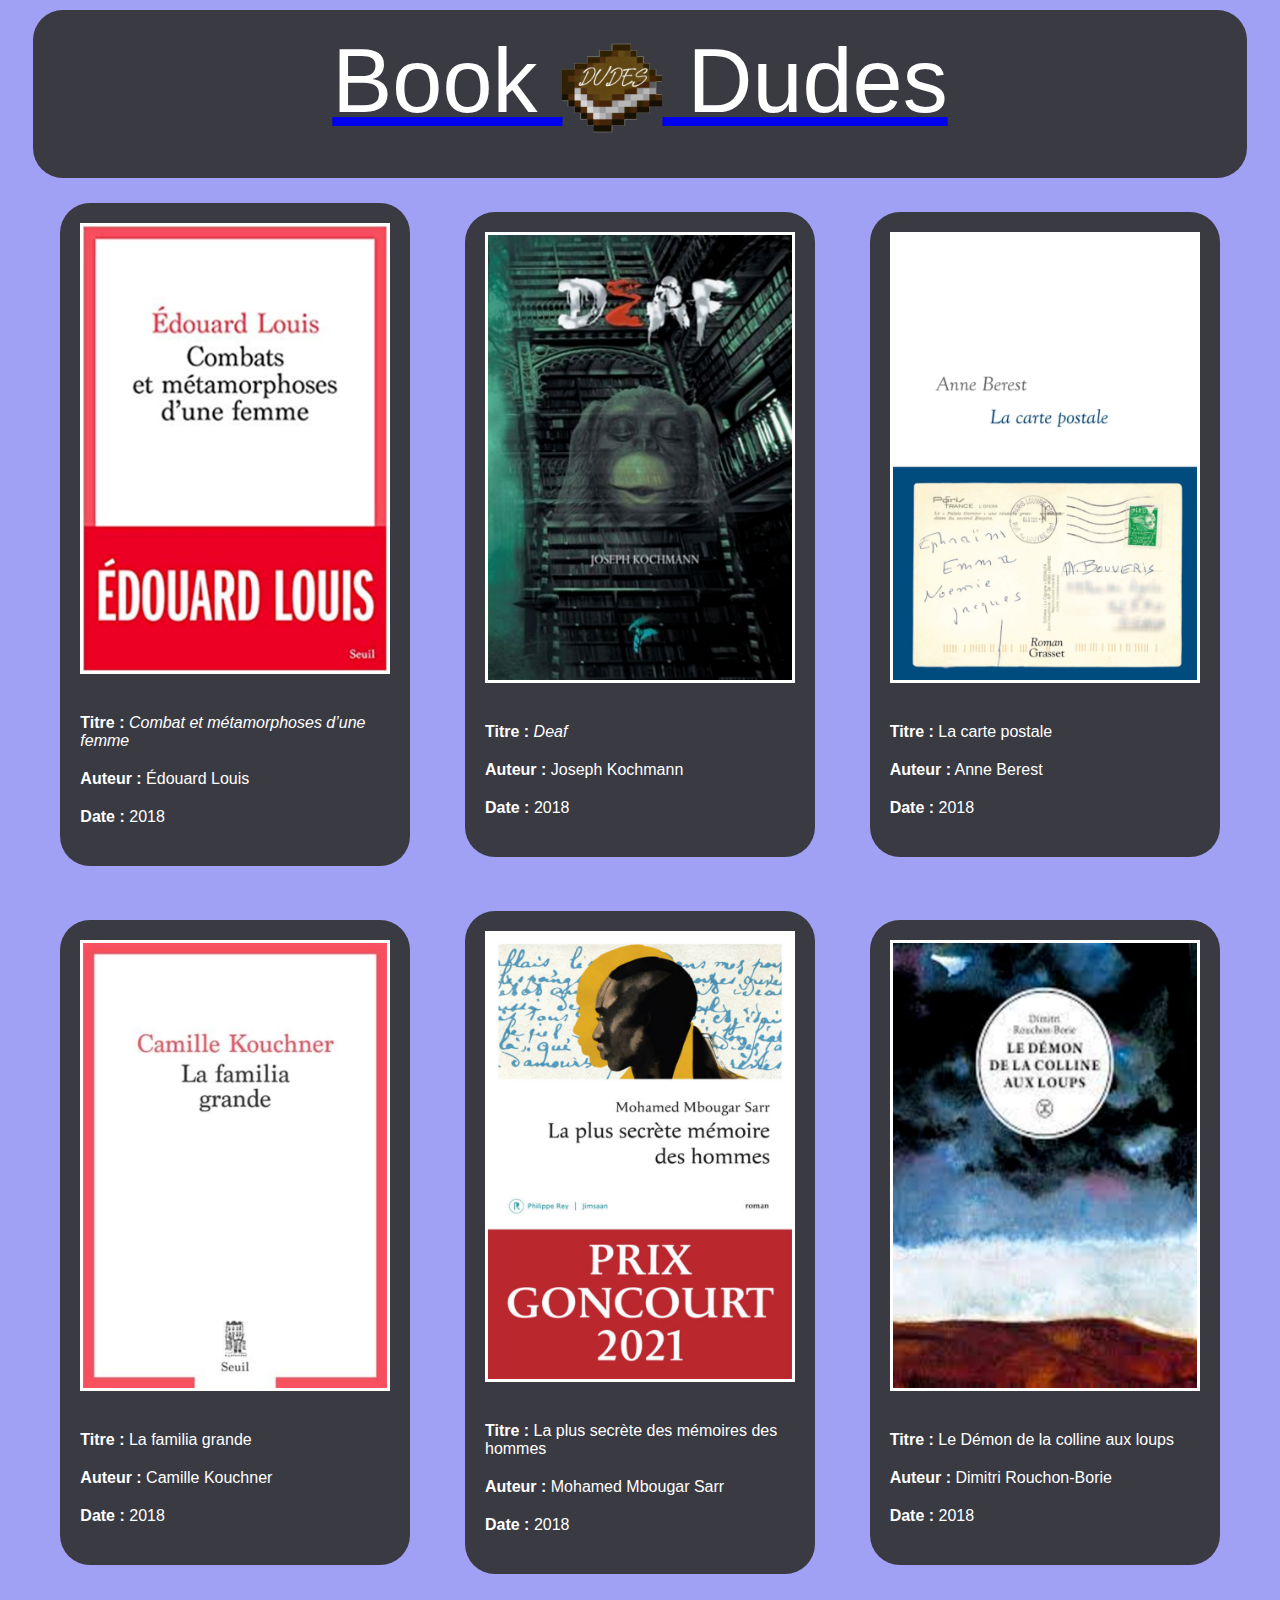
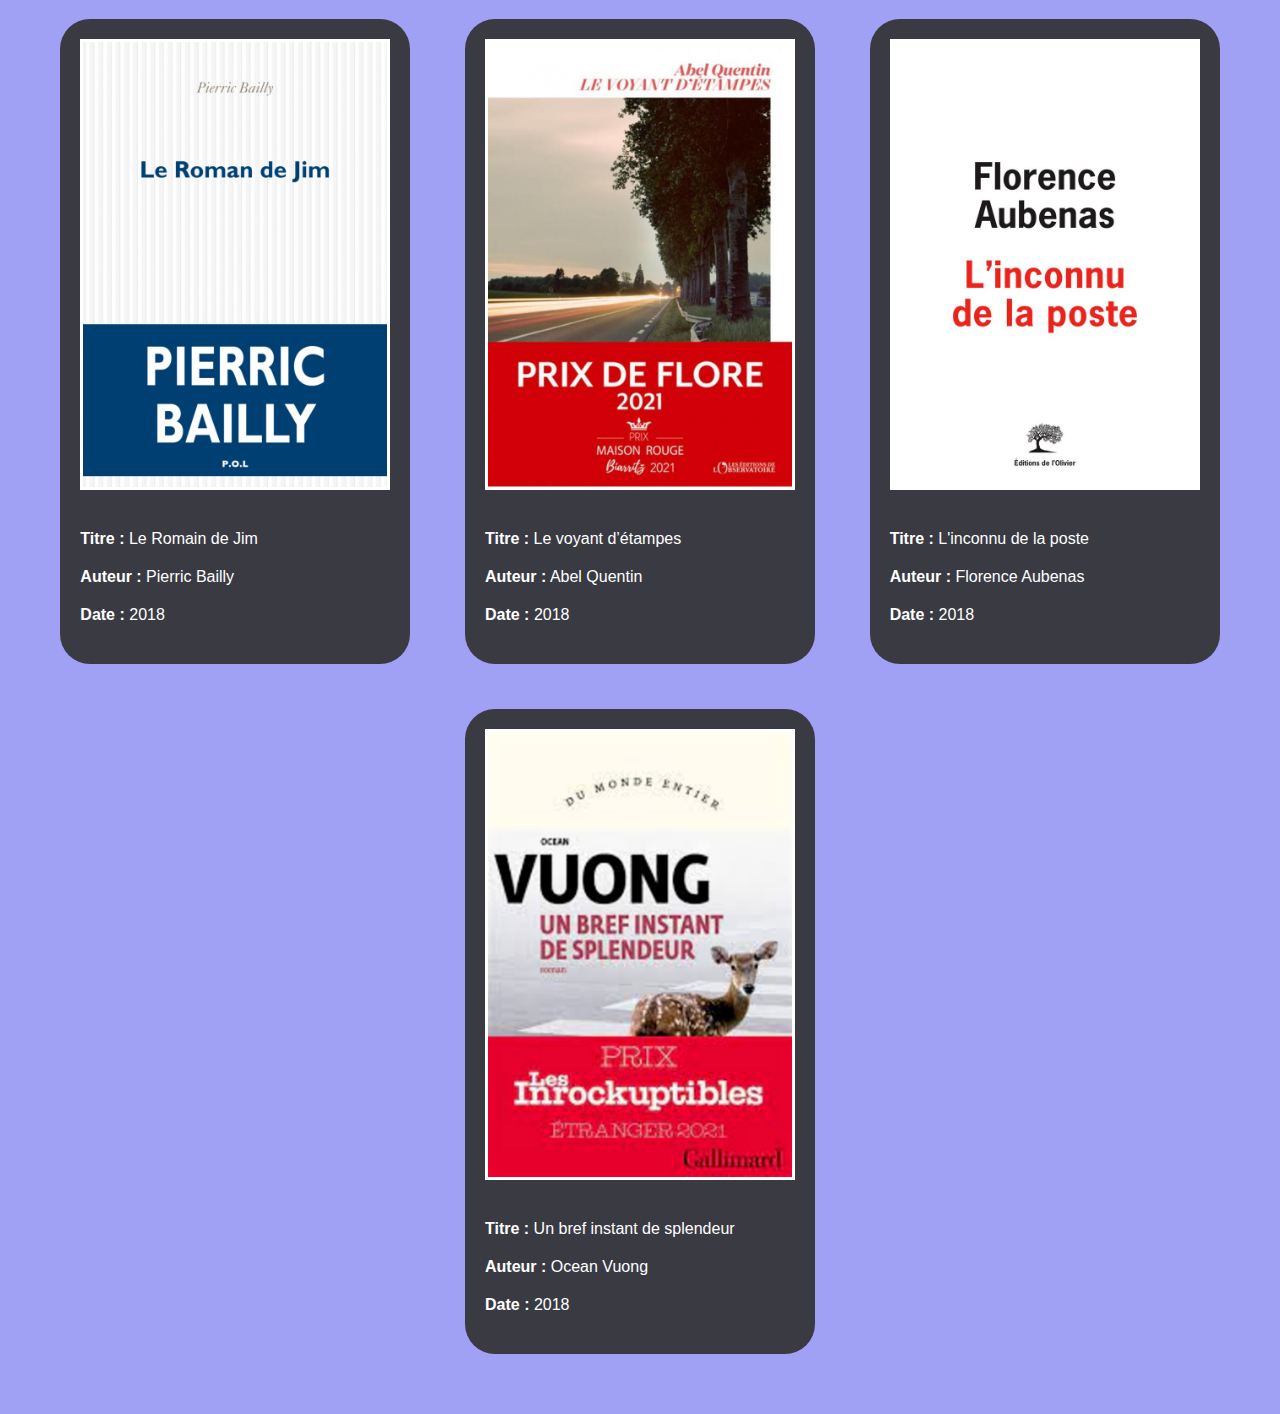
<file: index.html>
<!DOCTYPE html>
<html lang="en">
<head>
    <meta charset="UTF-8">
    <meta http-equiv="X-UA-Compatible" content="IE=edge">
    <meta name="viewport" content="width=device-width, initial-scale=1.0">
    <link rel="stylesheet" href="style/style.css">
    <title>Book Dudes</title>
</head>

<body>
    <div class="container">
        <header class="navbar">
            <div class="logo">
                <a href="index.html"><p>Book <img src="img/logo_biblio.png" alt="Book Dudes"> Dudes</p></a>
            </div>
        </header>

        <div class="row">
            <div class="col-2">
                <a href="livre/9782021312546.html"><img src="img/9782021312546.png" alt=""></a>
                <p><strong>Titre :</strong> <em>Combat et métamorphoses d’une femme</em></p>
                <p><strong>Auteur :</strong> Édouard Louis</p>
                <p><strong>Date :</strong> 2018</p>
            </div>
            <div class="col-2">
                <a href="livre/9782381310879.html"><img src="img/9782381310879.png" alt=""></a>
                <p><strong>Titre :</strong> <em>Deaf</em></p>
                <p><strong>Auteur :</strong> Joseph Kochmann</p>
                <p><strong>Date :</strong> 2018</p>
            </div>
            <div class="col-2">
                <a href="livre/9782246820499.html"><img src="img/9782246820499.png" alt=""></a>
                <p><strong>Titre :</strong> La carte postale</p>
                <p><strong>Auteur :</strong> Anne Berest</p>
                <p><strong>Date :</strong> 2018</p>
            </div>
            <div class="col-2">
                <a href="livre/9782021472660.html"><img src="img/9782021472660.png" alt=""></a>
                <p><strong>Titre :</strong> La familia grande</p>
                <p><strong>Auteur :</strong> Camille Kouchner</p>
                <p><strong>Date :</strong> 2018</p>
            </div>
            <div class="col-2">
                <a href="livre/9782848768861.html"><img src="img/9782848768861.png" alt=""></a>
                <p><strong>Titre :</strong> La plus secrète des mémoires des hommes</p>
                <p><strong>Auteur :</strong> Mohamed Mbougar Sarr</p>
                <p><strong>Date :</strong> 2018</p>
            </div>
            <div class="col-2">
                <a href="livre/9782370552570.html"><img src="img/9782370552570.png" alt=""></a>
                <p><strong>Titre :</strong> Le Démon de la colline aux loups</p>
                <p><strong>Auteur :</strong> Dimitri Rouchon-Borie</p>
                <p><strong>Date :</strong> 2018</p>
            </div>
            <div class="col-2">
                <a href="livre/9782818052396.html"><img src="img/9782818052396.png" alt=""></a>
                <p><strong>Titre :</strong> Le Romain de Jim</p>
                <p><strong>Auteur :</strong> Pierric Bailly</p>
                <p><strong>Date :</strong> 2018</p>
            </div>
            <div class="col-2">
                <a href="livre/9791032909294.html"><img src="img/9791032909294.jpg" alt=""></a>
                <p><strong>Titre :</strong> Le voyant d’étampes</p>
                <p><strong>Auteur :</strong> Abel Quentin</p>
                <p><strong>Date :</strong> 2018</p>
            </div>
            <div class="col-2">
                <a href="livre/9782823609851.html"><img src="img/9782823609851.png" alt=""></a>
                <p><strong>Titre :</strong> L'inconnu de la poste</p>
                <p><strong>Auteur :</strong> Florence Aubenas</p>
                <p><strong>Date :</strong> 2018</p>
            </div>
            <div class="col-2">
                <a href="livre/9782072835964.html"><img src="img/9782072835964.png" alt=""></a>
                <p><strong>Titre :</strong> Un bref instant de splendeur</p>
                <p><strong>Auteur :</strong> Ocean Vuong</p>
                <p><strong>Date :</strong> 2018</p>
            </div>
        </div>
    </div>
</body>
</html>
</file>
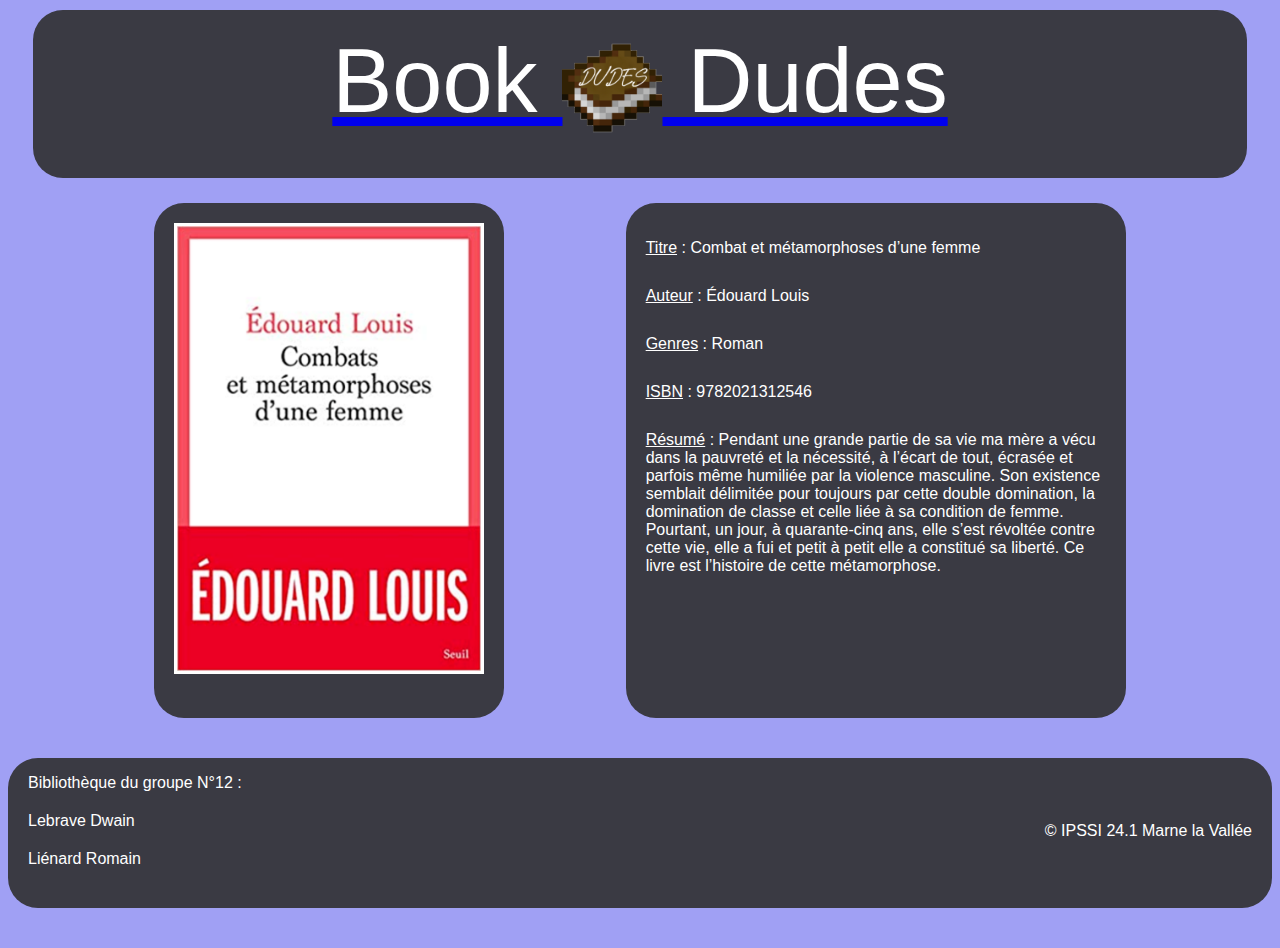
<file: livre/9782021312546.html>
<!DOCTYPE html>
<html lang="en">
<head>
    <meta charset="UTF-8">
    <meta http-equiv="X-UA-Compatible" content="IE=edge">
    <meta name="viewport" content="width=device-width, initial-scale=1.0">
    <link rel="stylesheet" href="../style/style.css">
    <title>Combat et métamorphoses d’une femme</title>
</head>
<body>
    <div class="container">
        <header class="navbar">
            <div class="logo">
                <a href="../index.html"><p>Book <img src="../img/logo_biblio.png" alt="Book Dudes"> Dudes</p></a>
            </div>
        </header>

        <div class="row-2">
            <div class="col-2">
                <img src="../img/9782021312546.png" alt="">
            </div>
            <div class="col-3">
                <p> <u>Titre</u> : Combat et métamorphoses d’une femme</p>
                <p> <u>Auteur</u> : Édouard Louis</p>
                <p> <u>Genres</u> : Roman</p>
                <p> <u>ISBN</u> : 9782021312546</p>

                <p> <u>Résumé</u> : Pendant une grande partie de sa vie ma mère a vécu dans la pauvreté et la nécessité, 
                                    à l’écart de tout, écrasée et parfois même humiliée par la violence masculine. 
                                    Son existence semblait délimitée pour toujours par cette double domination, 
                                    la domination de classe et celle liée à sa condition de femme. Pourtant, un jour, 
                                    à quarante-cinq ans, elle s’est révoltée contre cette vie, elle a fui et petit à petit 
                                    elle a constitué sa liberté. Ce livre est l’histoire de cette métamorphose.
                </p>
            </div>
        </div>
    </div>

    <footer class="footer">
        <div class="footer-content">
            <p>Bibliothèque du groupe N°12 :</p>
            <p>Lebrave Dwain</p>
            <p>Liénard Romain</p>
        </div>
        <div class="footer-cgu">
            <p>&copy; IPSSI 24.1 Marne la Vallée</p>
        </div>
    </footer>
</body>
</html>
</file>
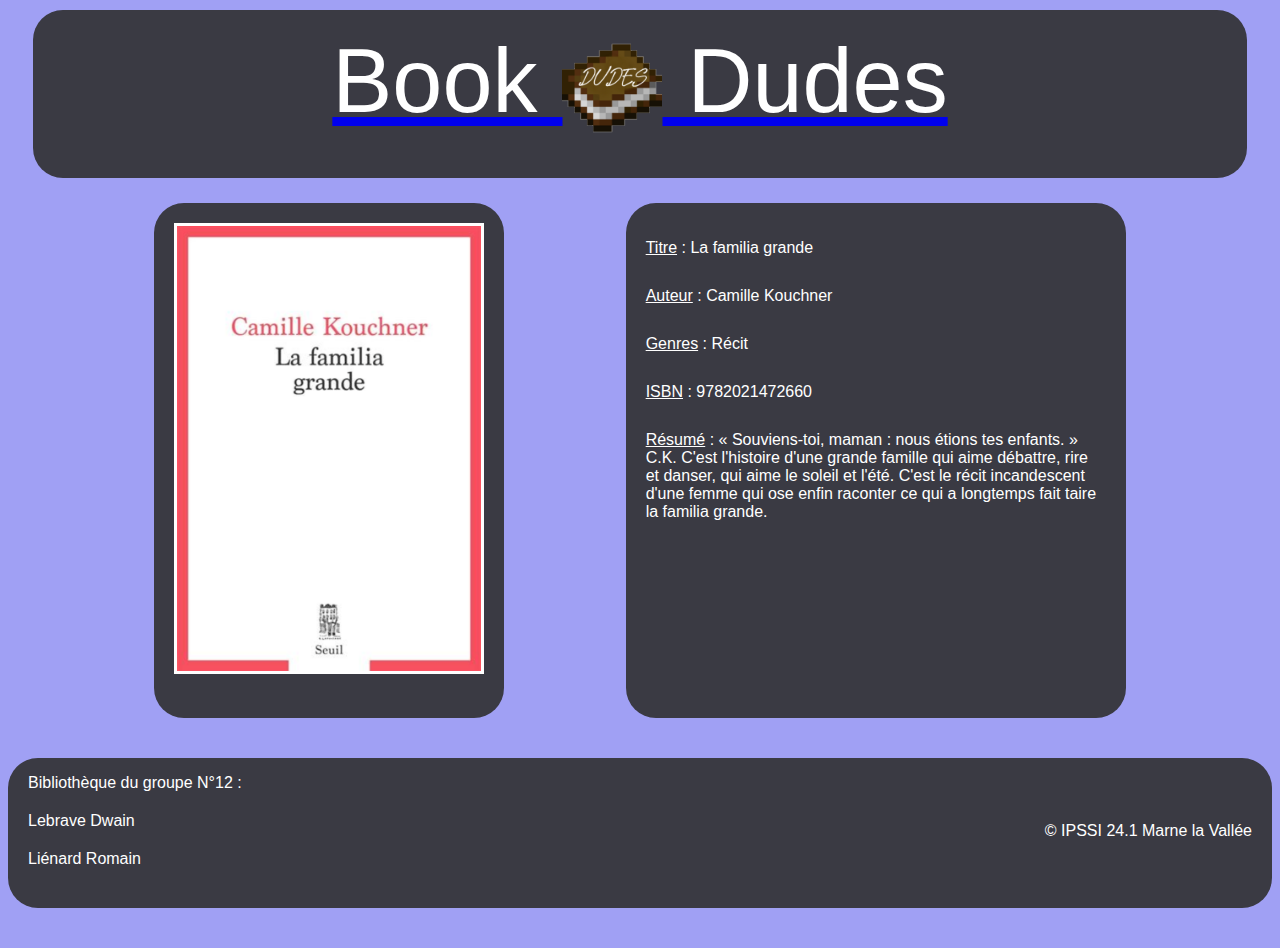
<file: livre/9782021472660.html>
<!DOCTYPE html>
<html lang="en">
<head>
    <meta charset="UTF-8">
    <meta http-equiv="X-UA-Compatible" content="IE=edge">
    <meta name="viewport" content="width=device-width, initial-scale=1.0">
    <link rel="stylesheet" href="../style/style.css">
    <title>La familia grande</title>
</head>
<body>
    <div class="container">
        <header class="navbar">
            <div class="logo">
                <a href="../index.html"><p>Book <img src="../img/logo_biblio.png" alt="Book Dudes"> Dudes</p></a>
            </div>
        </header>

        <div class="row-2">
            <div class="col-2">
                <img src="../img/9782021472660.png" alt="">
            </div>
            <div class="col-3">
                <p> <u>Titre</u> : La familia grande</p>
                <p> <u>Auteur</u> : Camille Kouchner</p>
                <p> <u>Genres</u> : Récit</p>
                <p> <u>ISBN</u> : 9782021472660</p>

                <p> <u>Résumé</u> : « Souviens-toi, maman : nous étions tes enfants. » C.K. 
                                    C'est l'histoire d'une grande famille qui aime débattre, 
                                    rire et danser, qui aime le soleil et l'été. C'est le récit 
                                    incandescent d'une femme qui ose enfin raconter ce qui a longtemps fait taire la familia grande.
                </p>
            </div>
        </div>
    </div>

    <footer class="footer">
        <div class="footer-content">
            <p>Bibliothèque du groupe N°12 :</p>
            <p>Lebrave Dwain</p>
            <p>Liénard Romain</p>
        </div>
        <div class="footer-cgu">
            <p>&copy; IPSSI 24.1 Marne la Vallée</p>
        </div>
    </footer>
</body>
</html>
</file>
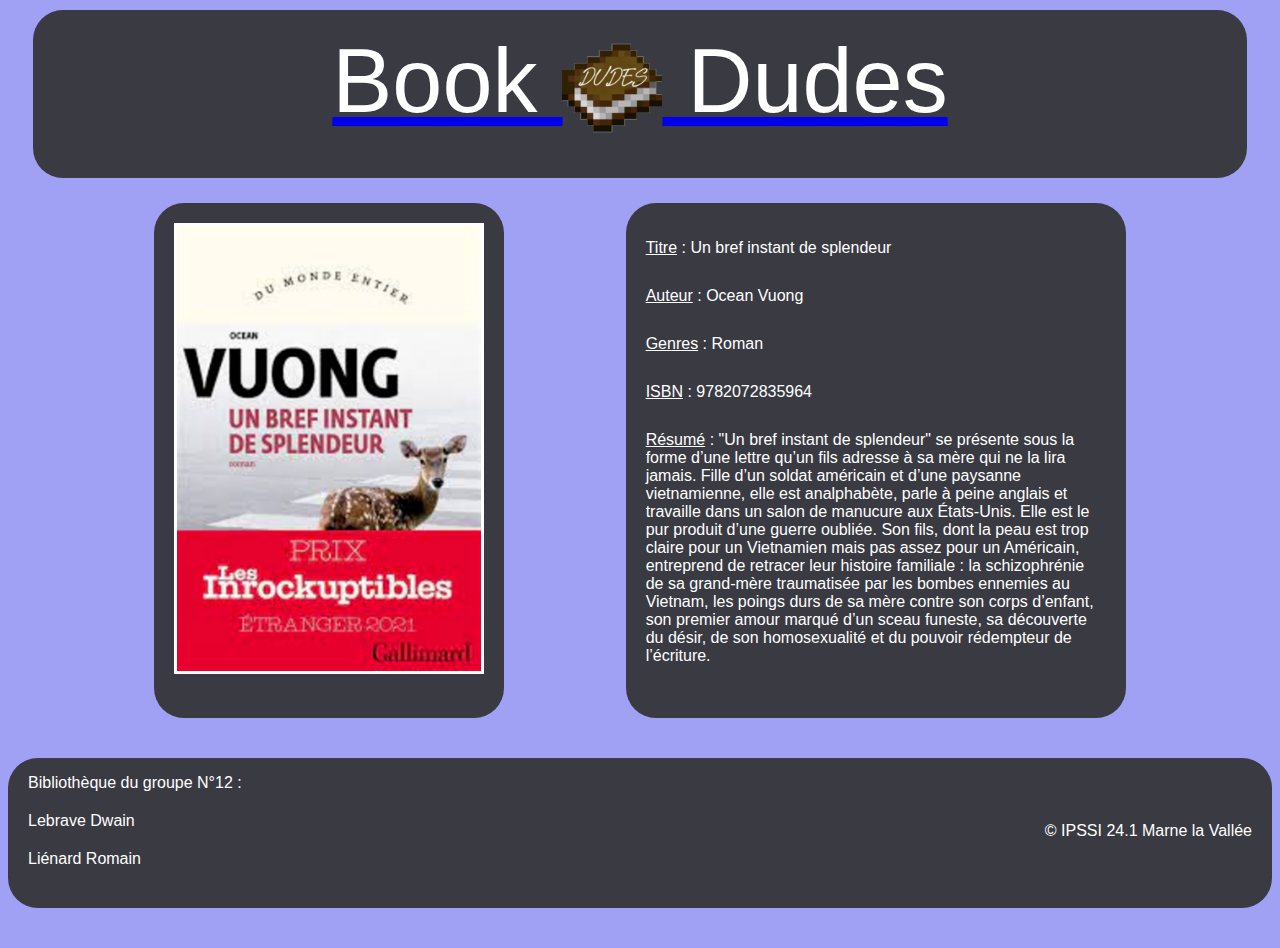
<file: livre/9782072835964.html>
<!DOCTYPE html>
<html lang="en">
<head>
    <meta charset="UTF-8">
    <meta http-equiv="X-UA-Compatible" content="IE=edge">
    <meta name="viewport" content="width=device-width, initial-scale=1.0">
    <link rel="stylesheet" href="../style/style.css">
    <title>Un bref instant de splendeur</title>
</head>
<body>
    <div class="container">
        <header class="navbar">
            <div class="logo">
                <a href="../index.html"><p>Book <img src="../img/logo_biblio.png" alt="Book Dudes"> Dudes</p></a>
            </div>
        </header>

        <div class="row-2">
            <div class="col-2">
                <img src="../img/9782072835964.png" alt="">
            </div>
            <div class="col-3">
                <p> <u>Titre</u> : Un bref instant de splendeur</p>
                <p> <u>Auteur</u> : Ocean Vuong</p>
                <p> <u>Genres</u> : Roman</p>
                <p> <u>ISBN</u> : 9782072835964</p>

                <p> <u>Résumé</u> : "Un bref instant de splendeur" se présente sous la forme d’une lettre qu’un fils adresse 
                    à sa mère qui ne la lira jamais. Fille d’un soldat américain et d’une paysanne vietnamienne, elle est analphabète, 
                    parle à peine anglais et travaille dans un salon de manucure aux États-Unis. Elle est le pur produit d’une guerre oubliée. 
                    Son fils, dont la peau est trop claire pour un Vietnamien mais pas assez pour un Américain, entreprend de retracer 
                    leur histoire familiale : la schizophrénie de sa grand-mère traumatisée par les bombes ennemies au Vietnam, 
                    les poings durs de sa mère contre son corps d’enfant, son premier amour marqué d’un sceau funeste, sa découverte du désir, 
                    de son homosexualité et du pouvoir rédempteur de l’écriture.
                </p>
            </div>
        </div>
    </div>

    <footer class="footer">
        <div class="footer-content">
            <p>Bibliothèque du groupe N°12 :</p>
            <p>Lebrave Dwain</p>
            <p>Liénard Romain</p>
        </div>
        <div class="footer-cgu">
            <p>&copy; IPSSI 24.1 Marne la Vallée</p>
        </div>
    </footer>
</body>
</html>
</file>
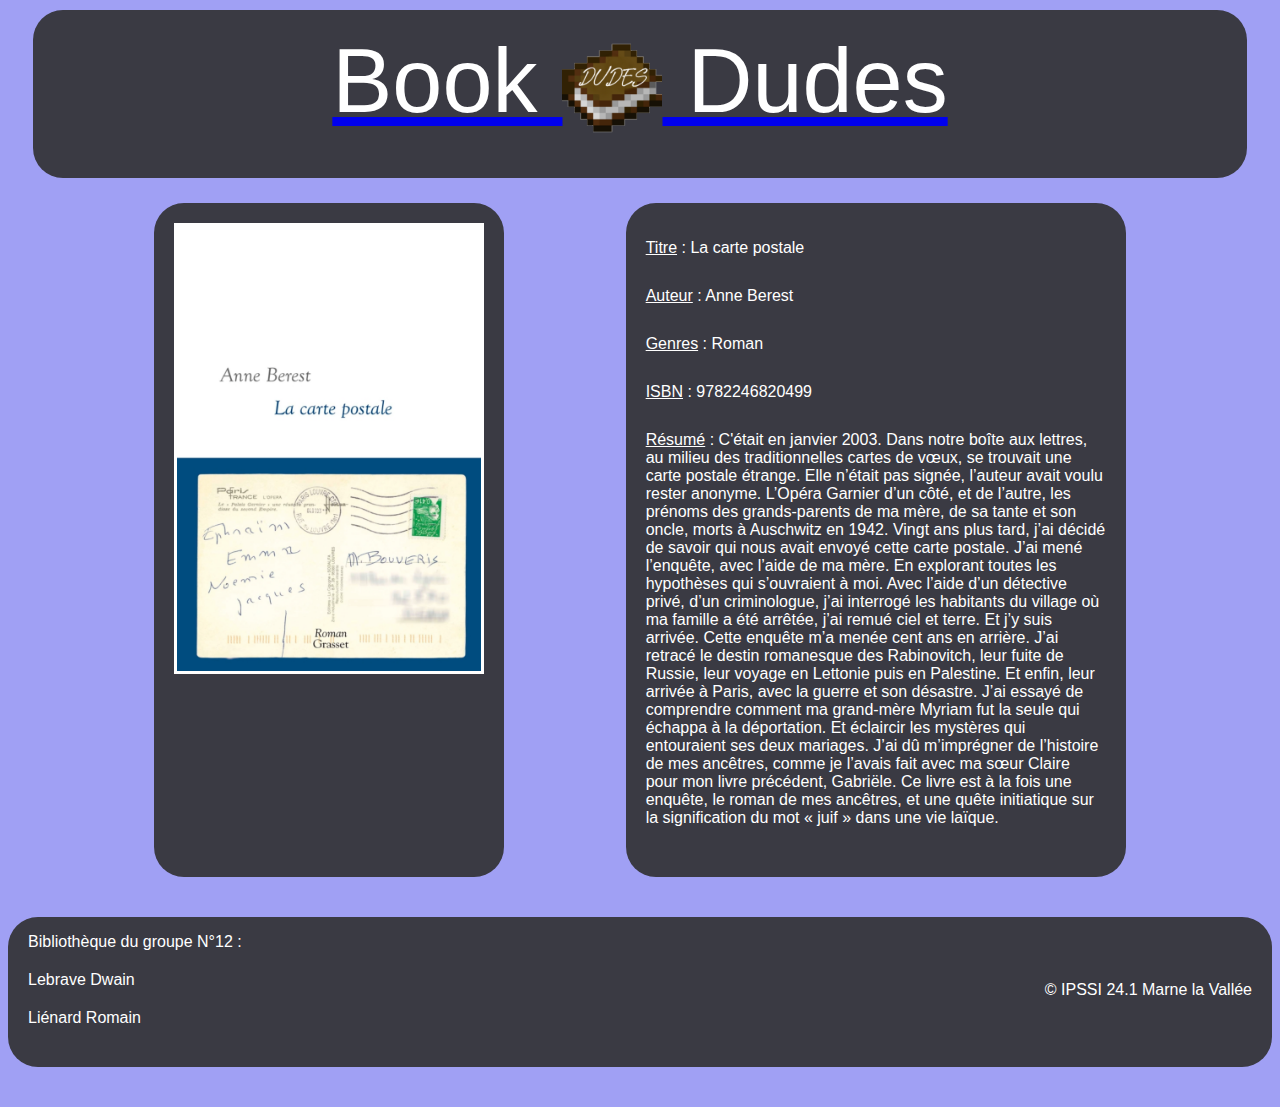
<file: livre/9782246820499.html>
<!DOCTYPE html>
<html lang="en">
<head>
    <meta charset="UTF-8">
    <meta http-equiv="X-UA-Compatible" content="IE=edge">
    <meta name="viewport" content="width=device-width, initial-scale=1.0">
    <link rel="stylesheet" href="../style/style.css">
    <title>La carte postale</title>
</head>
<body>
    <div class="container">
        <header class="navbar">
            <div class="logo">
                <a href="../index.html"><p>Book <img src="../img/logo_biblio.png" alt="Book Dudes"> Dudes</p></a>
            </div>
        </header>

        <div class="row-2">
            <div class="col-2">
                <img src="../img/9782246820499.png" alt="">
            </div>
            <div class="col-3">
                <p> <u>Titre</u> : La carte postale</p>
                <p> <u>Auteur</u> : Anne Berest</p>
                <p> <u>Genres</u> : Roman</p>
                <p> <u>ISBN</u> : 9782246820499</p>

                <p> <u>Résumé</u> : C'était en janvier 2003. Dans notre boîte aux lettres, au milieu des traditionnelles cartes de vœux, 
                    se trouvait une carte postale étrange. Elle n’était pas signée, l’auteur avait voulu rester anonyme. 
                    L’Opéra Garnier d’un côté, et de l’autre, les prénoms des grands-parents de ma mère, de sa tante et son oncle, 
                    morts à Auschwitz en 1942. Vingt ans plus tard, j’ai décidé de savoir qui nous avait envoyé cette carte postale. 
                    J’ai mené l’enquête, avec l’aide de ma mère. En explorant toutes les hypothèses qui s’ouvraient à moi. 
                    Avec l’aide d’un détective privé, d’un criminologue, j’ai interrogé les habitants du village où ma famille a été arrêtée, 
                    j’ai remué ciel et terre. Et j’y suis arrivée. Cette enquête m’a menée cent ans en arrière. 
                    J’ai retracé le destin romanesque des Rabinovitch, leur fuite de Russie, leur voyage en Lettonie puis en Palestine. 
                    Et enfin, leur arrivée à Paris, avec la guerre et son désastre. J’ai essayé de comprendre comment ma grand-mère Myriam 
                    fut la seule qui échappa à la déportation. Et éclaircir les mystères qui entouraient ses deux mariages. 
                    J’ai dû m’imprégner de l’histoire de mes ancêtres, comme je l’avais fait avec ma sœur Claire pour mon livre précédent, Gabriële. 
                    Ce livre est à la fois une enquête, le roman de mes ancêtres, et une quête initiatique sur la signification du mot « juif » 
                    dans une vie laïque.
                </p>
            </div>
        </div>
    </div>

    <footer class="footer">
        <div class="footer-content">
            <p>Bibliothèque du groupe N°12 :</p>
            <p>Lebrave Dwain</p>
            <p>Liénard Romain</p>
        </div>
        <div class="footer-cgu">
            <p>&copy; IPSSI 24.1 Marne la Vallée</p>
        </div>
    </footer>
</body>
</html>
</file>
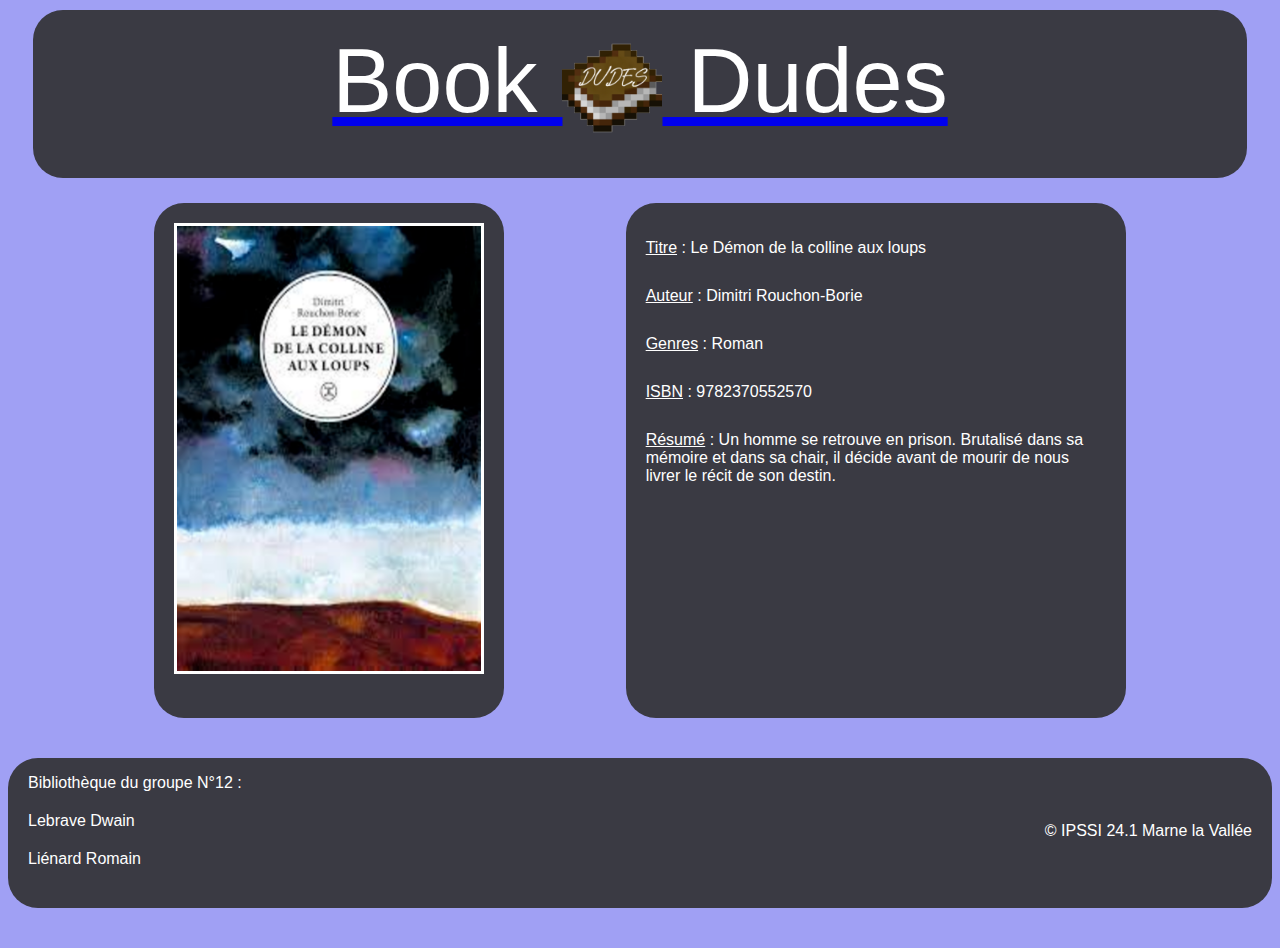
<file: livre/9782370552570.html>
<!DOCTYPE html>
<html lang="en">
<head>
    <meta charset="UTF-8">
    <meta http-equiv="X-UA-Compatible" content="IE=edge">
    <meta name="viewport" content="width=device-width, initial-scale=1.0">
    <link rel="stylesheet" href="../style/style.css">
    <title>Le Démon de la colline aux loups</title>
</head>
<body>
    <div class="container">
        <header class="navbar">
            <div class="logo">
                <a href="../index.html"><p>Book <img src="../img/logo_biblio.png" alt="Book Dudes"> Dudes</p></a>
            </div>
        </header>

        <div class="row-2">
            <div class="col-2">
                <img src="../img/9782370552570.png" alt="">
            </div>
            <div class="col-3">
                <p> <u>Titre</u> : Le Démon de la colline aux loups</p>
                <p> <u>Auteur</u> : Dimitri Rouchon-Borie</p>
                <p> <u>Genres</u> : Roman</p>
                <p> <u>ISBN</u> : 9782370552570</p>

                <p> <u>Résumé</u> : Un homme se retrouve en prison. Brutalisé dans sa mémoire et dans sa chair, 
                                    il décide avant de mourir de nous livrer le récit de son destin.
                </p>
            </div>
        </div>
    </div>

    <footer class="footer">
        <div class="footer-content">
            <p>Bibliothèque du groupe N°12 :</p>
            <p>Lebrave Dwain</p>
            <p>Liénard Romain</p>
        </div>
        <div class="footer-cgu">
            <p>&copy; IPSSI 24.1 Marne la Vallée</p>
        </div>
    </footer>
</body>
</html>
</file>
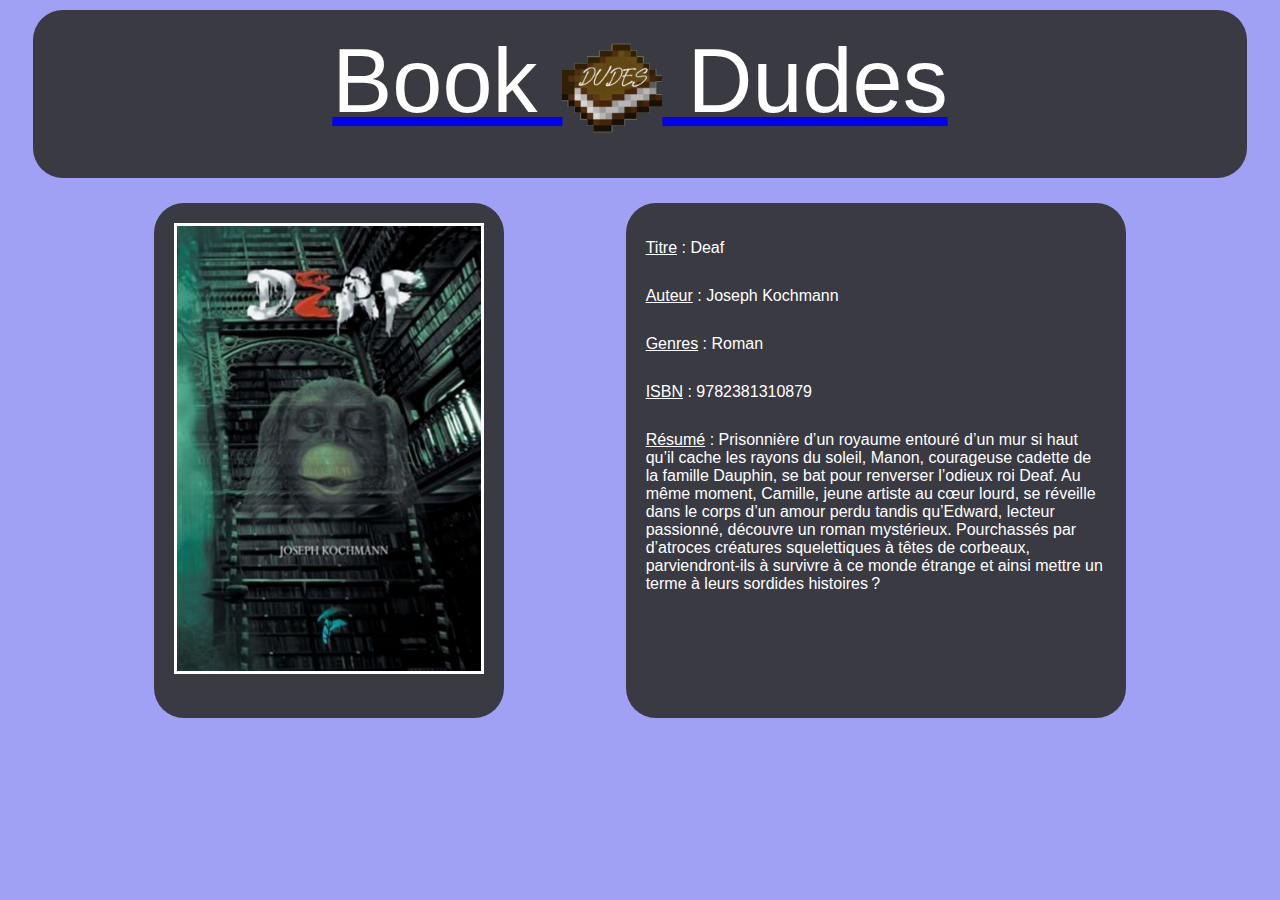
<file: livre/9782381310879.html>
<!DOCTYPE html>
<html lang="en">
<head>
    <meta charset="UTF-8">
    <meta http-equiv="X-UA-Compatible" content="IE=edge">
    <meta name="viewport" content="width=device-width, initial-scale=1.0">
    <link rel="stylesheet" href="../style/style.css">
    <title>Deaf</title>
</head>
<body>
    <div class="container">
        <header class="navbar">
            <div class="logo">
                <a href="../index.html"><p>Book <img src="../img/logo_biblio.png" alt="Book Dudes"> Dudes</p></a>
            </div>
        </header>

        <div class="row-2">
            <div class="col-2">
                <img src="../img/9782381310879.png" alt="">
            </div>
            <div class="col-3">
                <p> <u>Titre</u> : Deaf</p>
                <p> <u>Auteur</u> : Joseph Kochmann</p>
                <p> <u>Genres</u> : Roman</p>
                <p> <u>ISBN</u> : 9782381310879</p>

                <p> <u>Résumé</u> : Prisonnière d’un royaume entouré d’un mur si haut qu’il cache 
                                    les rayons du soleil, Manon, courageuse cadette de la famille Dauphin, 
                                    se bat pour renverser l’odieux roi Deaf. Au même moment, Camille, 
                                    jeune artiste au cœur lourd, se réveille dans le corps d’un amour perdu 
                                    tandis qu’Edward, lecteur passionné, découvre un roman mystérieux. 
                                    Pourchassés par d’atroces créatures squelettiques à têtes de corbeaux, 
                                    parviendront-ils à survivre à ce monde étrange et ainsi mettre un terme 
                                    à leurs sordides histoires ?
                </p>
            </div>
        </div>
    </div>
</body>
</html>
</file>
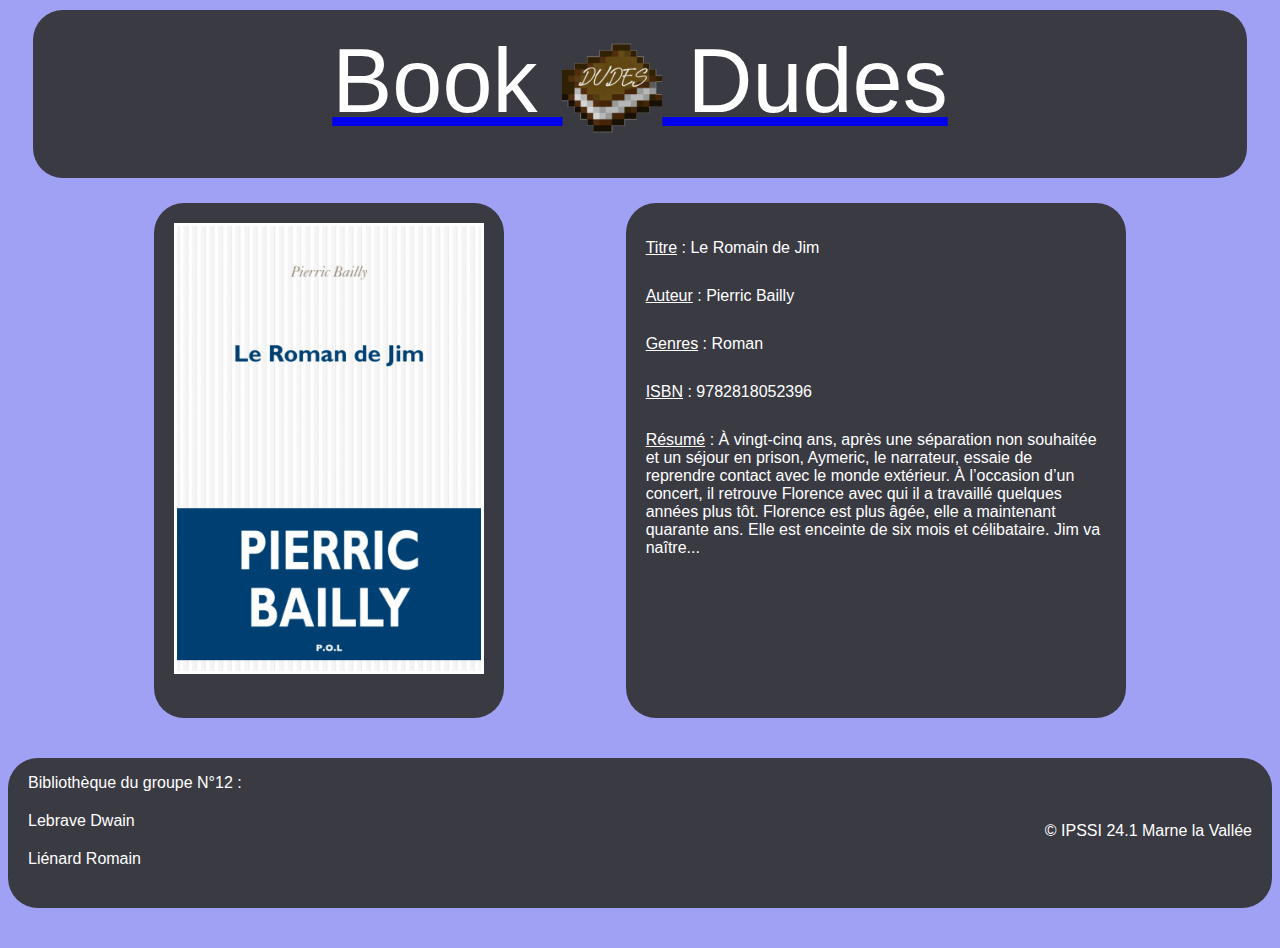
<file: livre/9782818052396.html>
<!DOCTYPE html>
<html lang="en">
<head>
    <meta charset="UTF-8">
    <meta http-equiv="X-UA-Compatible" content="IE=edge">
    <meta name="viewport" content="width=device-width, initial-scale=1.0">
    <link rel="stylesheet" href="../style/style.css">
    <title>Le Romain de Jim</title>
</head>
<body>
    <div class="container">
        <header class="navbar">
            <div class="logo">
                <a href="../index.html"><p>Book <img src="../img/logo_biblio.png" alt="Book Dudes"> Dudes</p></a>
            </div>
        </header>

        <div class="row-2">
            <div class="col-2">
                <img src="../img/9782818052396.png" alt="">
            </div>
            <div class="col-3">
                <p> <u>Titre</u> : Le Romain de Jim</p>
                <p> <u>Auteur</u> : Pierric Bailly</p>
                <p> <u>Genres</u> : Roman</p>
                <p> <u>ISBN</u> : 9782818052396</p>

                <p> <u>Résumé</u> : À vingt-cinq ans, après une séparation non souhaitée et un séjour en prison, Aymeric, 
                                    le narrateur, essaie de reprendre contact avec le monde extérieur. À l’occasion d’un concert, 
                                    il retrouve Florence avec qui il a travaillé quelques années plus tôt. Florence est plus âgée, 
                                    elle a maintenant quarante ans. Elle est enceinte de six mois et célibataire. 
                                    Jim va naître...
                </p>
            </div>
        </div>
    </div>

    <footer class="footer">
        <div class="footer-content">
            <p>Bibliothèque du groupe N°12 :</p>
            <p>Lebrave Dwain</p>
            <p>Liénard Romain</p>
        </div>
        <div class="footer-cgu">
            <p>&copy; IPSSI 24.1 Marne la Vallée</p>
        </div>
    </footer>
</body>
</html>
</file>
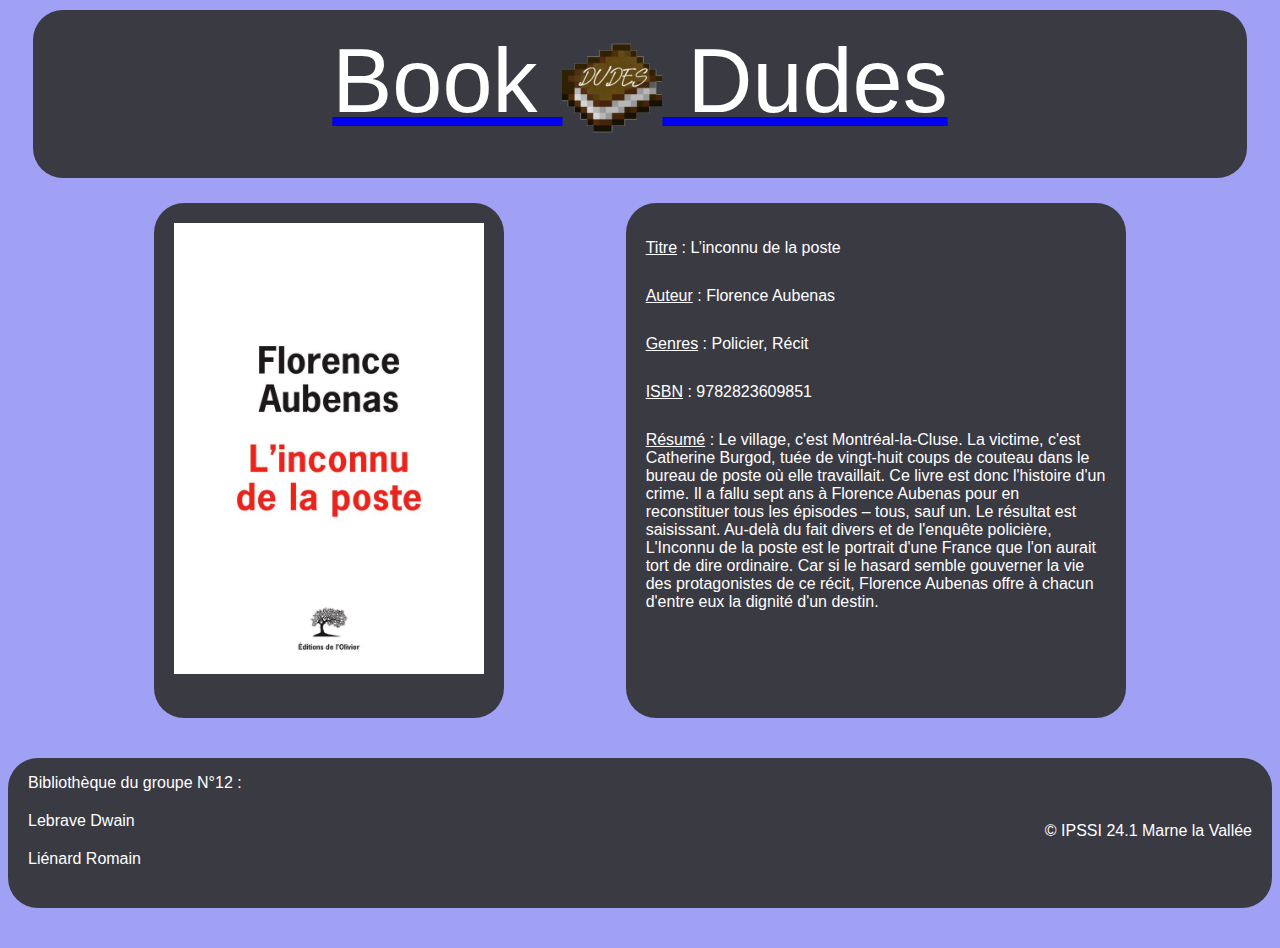
<file: livre/9782823609851.html>
<!DOCTYPE html>
<html lang="en">
<head>
    <meta charset="UTF-8">
    <meta http-equiv="X-UA-Compatible" content="IE=edge">
    <meta name="viewport" content="width=device-width, initial-scale=1.0">
    <link rel="stylesheet" href="../style/style.css">
    <title>L’inconnu de la poste</title>
</head>
<body>
    <div class="container">
        <header class="navbar">
            <div class="logo">
                <a href="../index.html"><p>Book <img src="../img/logo_biblio.png" alt="Book Dudes"> Dudes</p></a>
            </div>
        </header>

        <div class="row-2">
            <div class="col-2">
                <img src="../img/9782823609851.png" alt="">
            </div>
            <div class="col-3">
                <p> <u>Titre</u> : L’inconnu de la poste</p>
                <p> <u>Auteur</u> : Florence Aubenas</p>
                <p> <u>Genres</u> : Policier, Récit</p>
                <p> <u>ISBN</u> : 9782823609851</p>

                <p> <u>Résumé</u> : Le village, c'est Montréal-la-Cluse. La victime, c'est Catherine Burgod, 
                                    tuée de vingt-huit coups de couteau dans le bureau de poste où elle travaillait. 
                                    Ce livre est donc l'histoire d'un crime. Il a fallu sept ans à Florence Aubenas pour en 
                                    reconstituer tous les épisodes – tous, sauf un. Le résultat est saisissant. 
                                    Au-delà du fait divers et de l'enquête policière, L'Inconnu de la poste est le portrait 
                                    d'une France que l'on aurait tort de dire ordinaire. Car si le hasard semble gouverner 
                                    la vie des protagonistes de ce récit, Florence Aubenas offre à chacun d'entre eux la 
                                    dignité d'un destin.
                </p>
            </div>
        </div>
    </div>

    <footer class="footer">
        <div class="footer-content">
            <p>Bibliothèque du groupe N°12 :</p>
            <p>Lebrave Dwain</p>
            <p>Liénard Romain</p>
        </div>
        <div class="footer-cgu">
            <p>&copy; IPSSI 24.1 Marne la Vallée</p>
        </div>
    </footer>
</body>
</html>
</file>
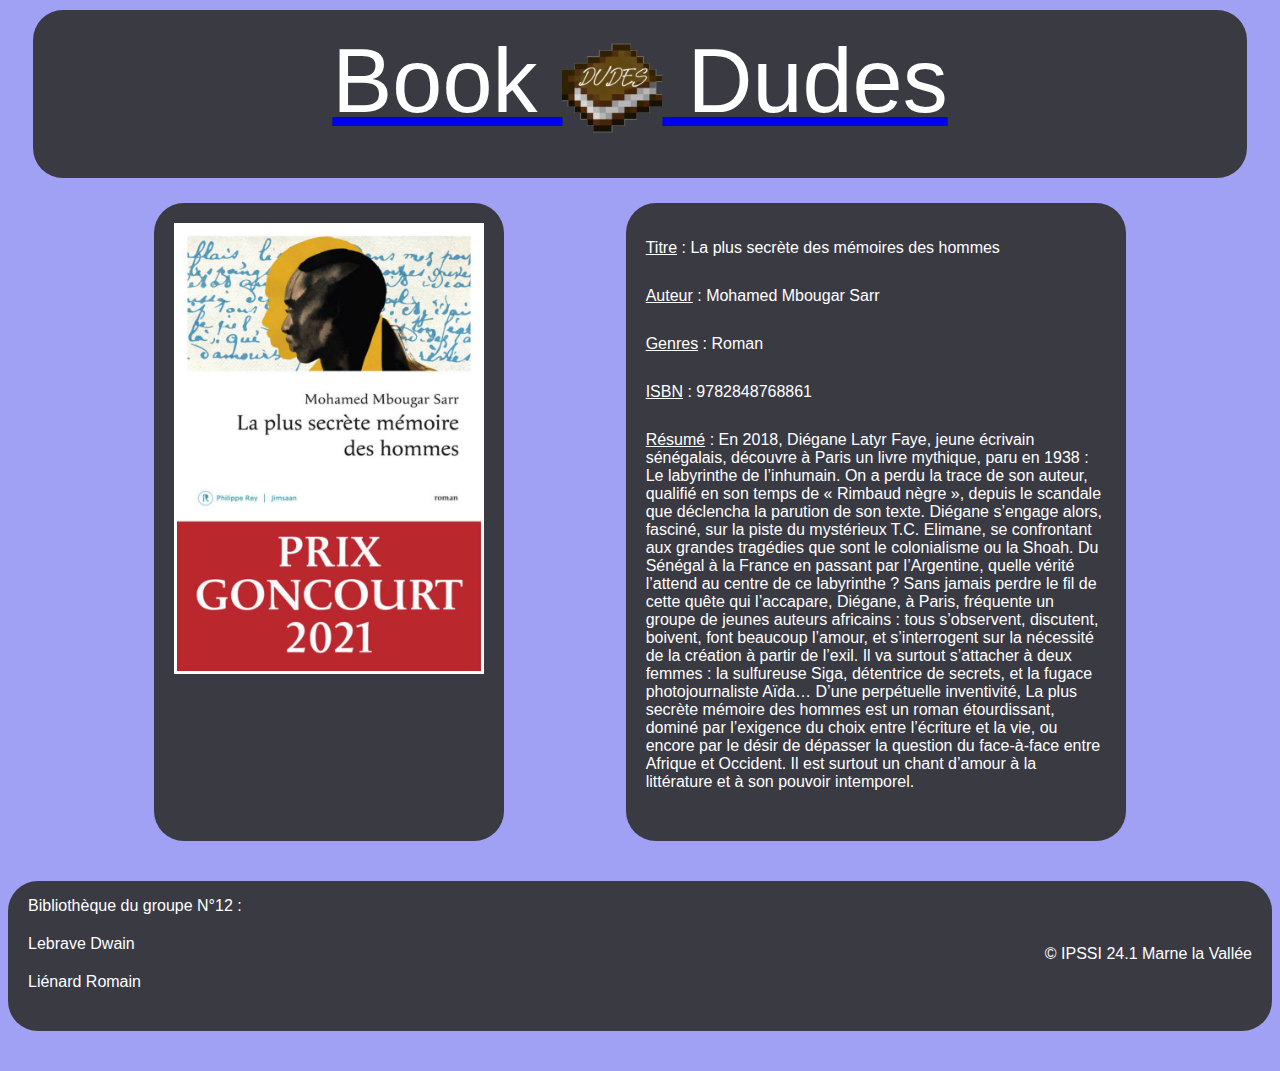
<file: livre/9782848768861.html>
<!DOCTYPE html>
<html lang="en">
<head>
    <meta charset="UTF-8">
    <meta http-equiv="X-UA-Compatible" content="IE=edge">
    <meta name="viewport" content="width=device-width, initial-scale=1.0">
    <link rel="stylesheet" href="../style/style.css">
    <title>La plus secrète des mémoires des hommes</title>
</head>
<body>
    <div class="container">
        <header class="navbar">
            <div class="logo">
                <a href="../index.html"><p>Book <img src="../img/logo_biblio.png" alt="Book Dudes"> Dudes</p></a>
            </div>
        </header>

        <div class="row-2">
            <div class="col-2">
                <img src="../img/9782848768861.png" alt="">
            </div>
            <div class="col-3">
                <p> <u>Titre</u> : La plus secrète des mémoires des hommes</p>
                <p> <u>Auteur</u> : Mohamed Mbougar Sarr</p>
                <p> <u>Genres</u> : Roman</p>
                <p> <u>ISBN</u> : 9782848768861</p>

                <p> <u>Résumé</u> : En 2018, Diégane Latyr Faye, jeune écrivain sénégalais, découvre à Paris un livre mythique, 
                                    paru en 1938 : Le labyrinthe de l’inhumain. On a perdu la trace de son auteur, qualifié 
                                    en son temps de « Rimbaud nègre », depuis le scandale que déclencha la parution de son texte. 
                                    Diégane s’engage alors, fasciné, sur la piste du mystérieux T.C. Elimane, se confrontant 
                                    aux grandes tragédies que sont le colonialisme ou la Shoah. Du Sénégal à la France en passant par l’Argentine, 
                                    quelle vérité l’attend au centre de ce labyrinthe ? Sans jamais perdre le fil de cette quête qui l’accapare, 
                                    Diégane, à Paris, fréquente un groupe de jeunes auteurs africains : tous s’observent, discutent, boivent, 
                                    font beaucoup l’amour, et s’interrogent sur la nécessité de la création à partir de l’exil. 
                                    Il va surtout s’attacher à deux femmes : la sulfureuse Siga, détentrice de secrets, et la fugace photojournaliste Aïda… 
                                    D’une perpétuelle inventivité, La plus secrète mémoire des hommes est un roman étourdissant, 
                                    dominé par l’exigence du choix entre l’écriture et la vie, ou encore par le désir de dépasser 
                                    la question du face-à-face entre Afrique et Occident. Il est surtout un chant d’amour à la 
                                    littérature et à son pouvoir intemporel.
                </p>
            </div>
        </div>
    </div>

    <footer class="footer">
        <div class="footer-content">
            <p>Bibliothèque du groupe N°12 :</p>
            <p>Lebrave Dwain</p>
            <p>Liénard Romain</p>
        </div>
        <div class="footer-cgu">
            <p>&copy; IPSSI 24.1 Marne la Vallée</p>
        </div>
    </footer>
</body>
</html>
</file>
<file: style/style.css>
*{
    padding: 0;
    box-sizing: border-box;
    font-family: "Roboto", sans-serif;
    margin-bottom: 20px;
}

body{
    background-color: rgb(160, 160, 244);
}

.navbar{
    display: flex;
    align-items: center;
    justify-content: center;
    padding: 20px;
    background-color: rgb(58, 58, 67);
    border-radius: 30px;
    margin: auto;
}

.logo img{
    width: 100px;
    margin: auto;
    vertical-align: middle;
    color: white;
}

.logo p{
    font-size: 90px;
    color: white;
    text-decoration: none;
    margin: 0;
}

nav{
    flex: 1;
    text-align: right;
}

.container{
    max-width: 1300px;
    margin: 10px auto;
    padding-left: 25px;
    padding-right: 25px;   
}

.row{
    display: flex;
    align-items: center;
    justify-content: space-around; 
    flex-wrap: wrap;
}

.col-2{
    flex-basis: 350px;
    padding: 20px;
    background-color: rgb(58, 58, 67);
    border-radius: 30px;
    margin-top: 25px;
    color: white;
}

.col-2 img{
    width: 100%;
    align-items: center;
    text-align: center;
    border: white solid;
    margin-bottom: 20px;
}

.row-2{
    display: flex;
    flex-wrap: wrap;
    justify-content: space-evenly;
}

.col-3{
    flex-basis: 500px;
    padding: 20px;
    background-color: rgb(58, 58, 67);
    border-radius: 30px;
    margin-top: 25px;
    color: white;
}

.col-3 p{
    margin-bottom: 30px;
}

.footer{
    display: flex;
    align-items: center;
    justify-content: space-between;
    padding-left: 20px;
    padding-right: 20px;
    background-color: rgb(58, 58, 67);
    border-radius: 30px;
    margin: auto;
    color: white;
}

.footer-cgu{
    margin: 0;
}

.footer-contact{
    border-radius: 10px;
    margin: auto;
    padding-left: 20px;
    padding-right: 20px;
    background-color: white;
    text-decoration: none;
    color: white;
}

/* Formulaire */
.form {
    width: 340px;
    height: 440px;
    background: white;
    border-radius: 8px;
    box-shadow: 0 0 40px -10px #000;
    margin: calc(289.2px - 220px) auto;
    padding: 20px 30px;
    max-width: calc(1495px - 40px);
    box-sizing: border-box;
    font-family: "Roboto", sans-serif;
    position: relative;
}

h2 {
    margin: 10px 0;
    padding-bottom: 10px;
    width: 180px;
    color: rgb(58, 58, 67);
    border-bottom: 3px solid rgb(58, 58, 67);
}

input {
    width: 100%;
    padding: 10px;
    box-sizing: border-box;
    background: none;
    outline: none;
    resize: none;
    border: 0;
    font-family: "Roboto", sans-serif;
    transition: all 0.3s;
    border-bottom: 2px solid rgb(58, 58, 67);
}

input:focus {
    border-bottom: 2px solid rgb(58, 58, 67);
}

form.p:before {
    content: attr(type);
    display: block;
    margin: 28px 0 0;
    font-size: 14px;
    color: rgb(58, 58, 67);
}

form.button {
    float: right;
    padding: 8px 12px;
    margin: 8px 0 0;
    font-family: "Roboto", sans-serif;
    border: 2px solid rgb(58, 58, 67);
    background: 0;
    color: rgb(58, 58, 67);
    cursor: pointer;
    transition: all 0.3s;
}

form.button:hover {
    background: rgb(58, 58, 67);
    color: #fff;
}

contact-body{
    display: flex;
    bottom: -15px;
    right: -20px;
    background: rgb(58, 58, 67);
    color: #fff;
    width: 320px;
    padding: 16px 4px 16px 0;
    border-radius: 6px;
    font-size: 13px;
    box-shadow: 10px 10px 40px -14px #000;
}
</file>
